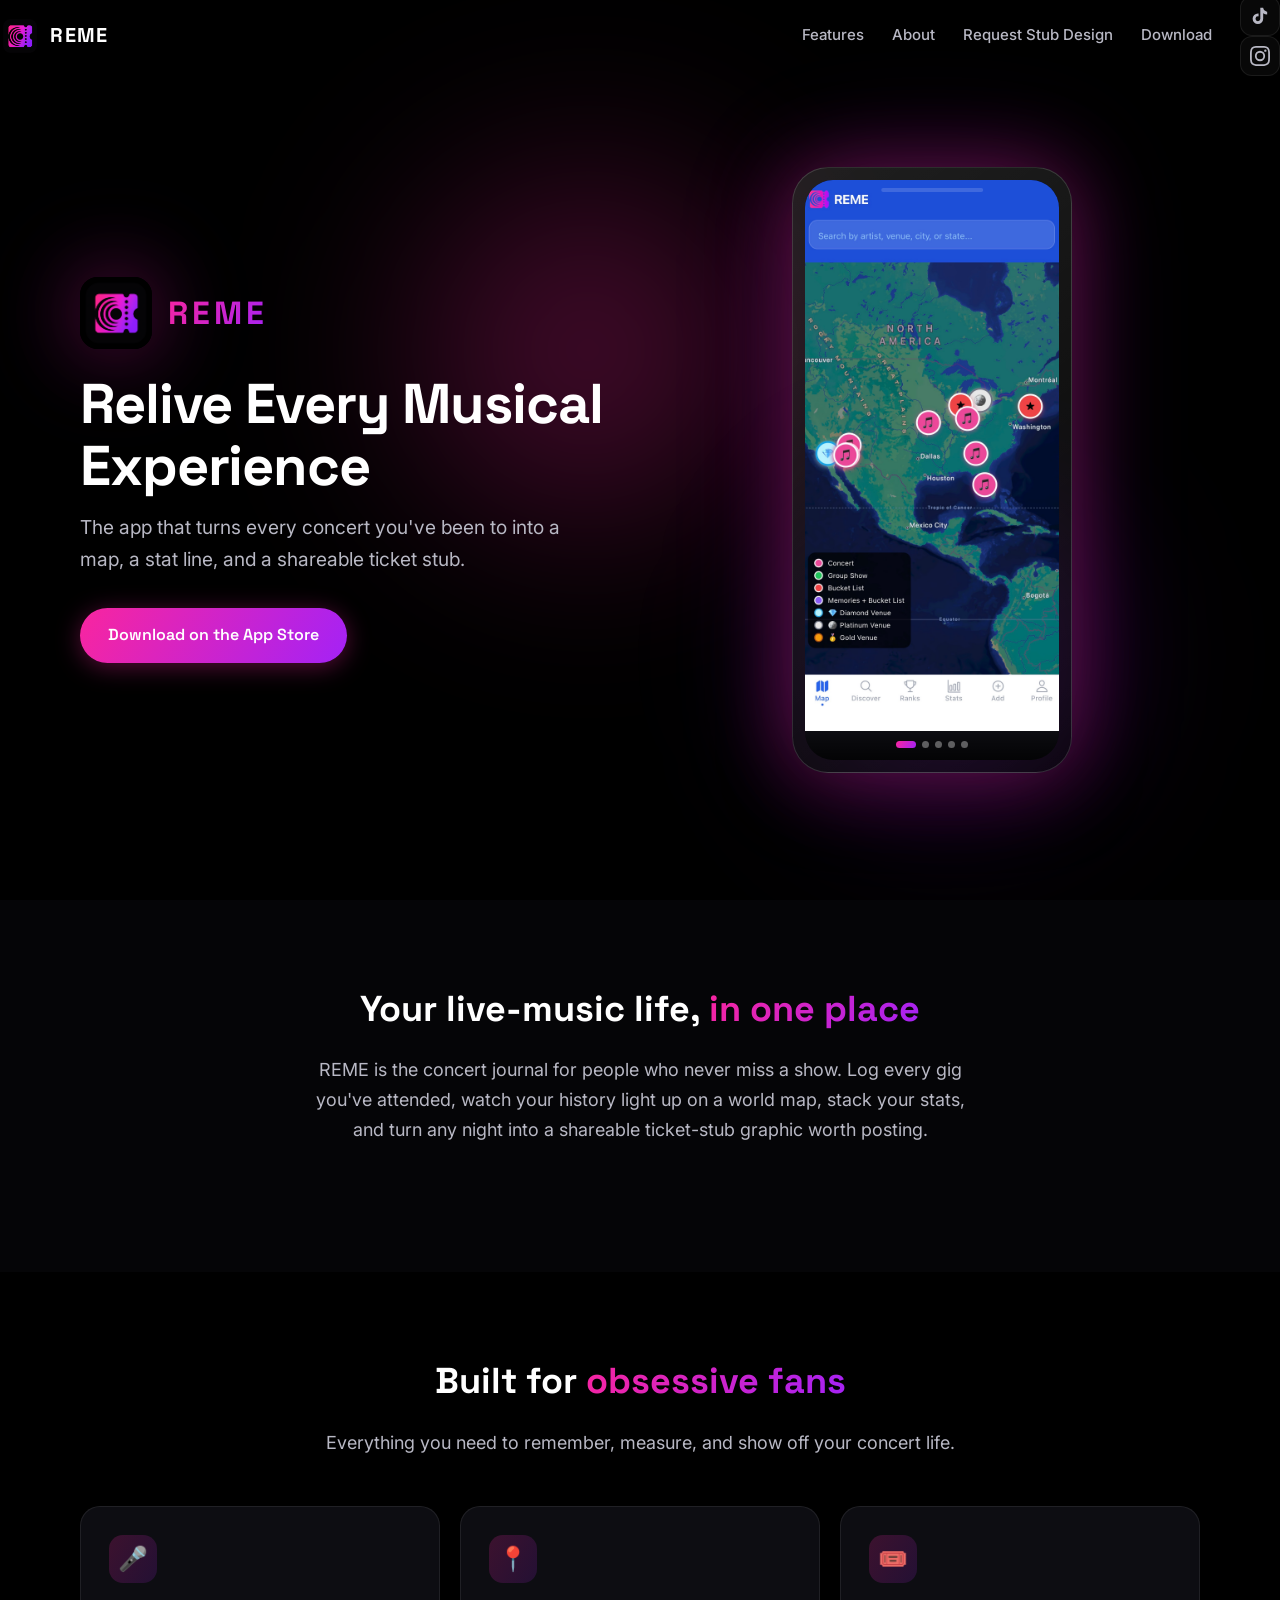
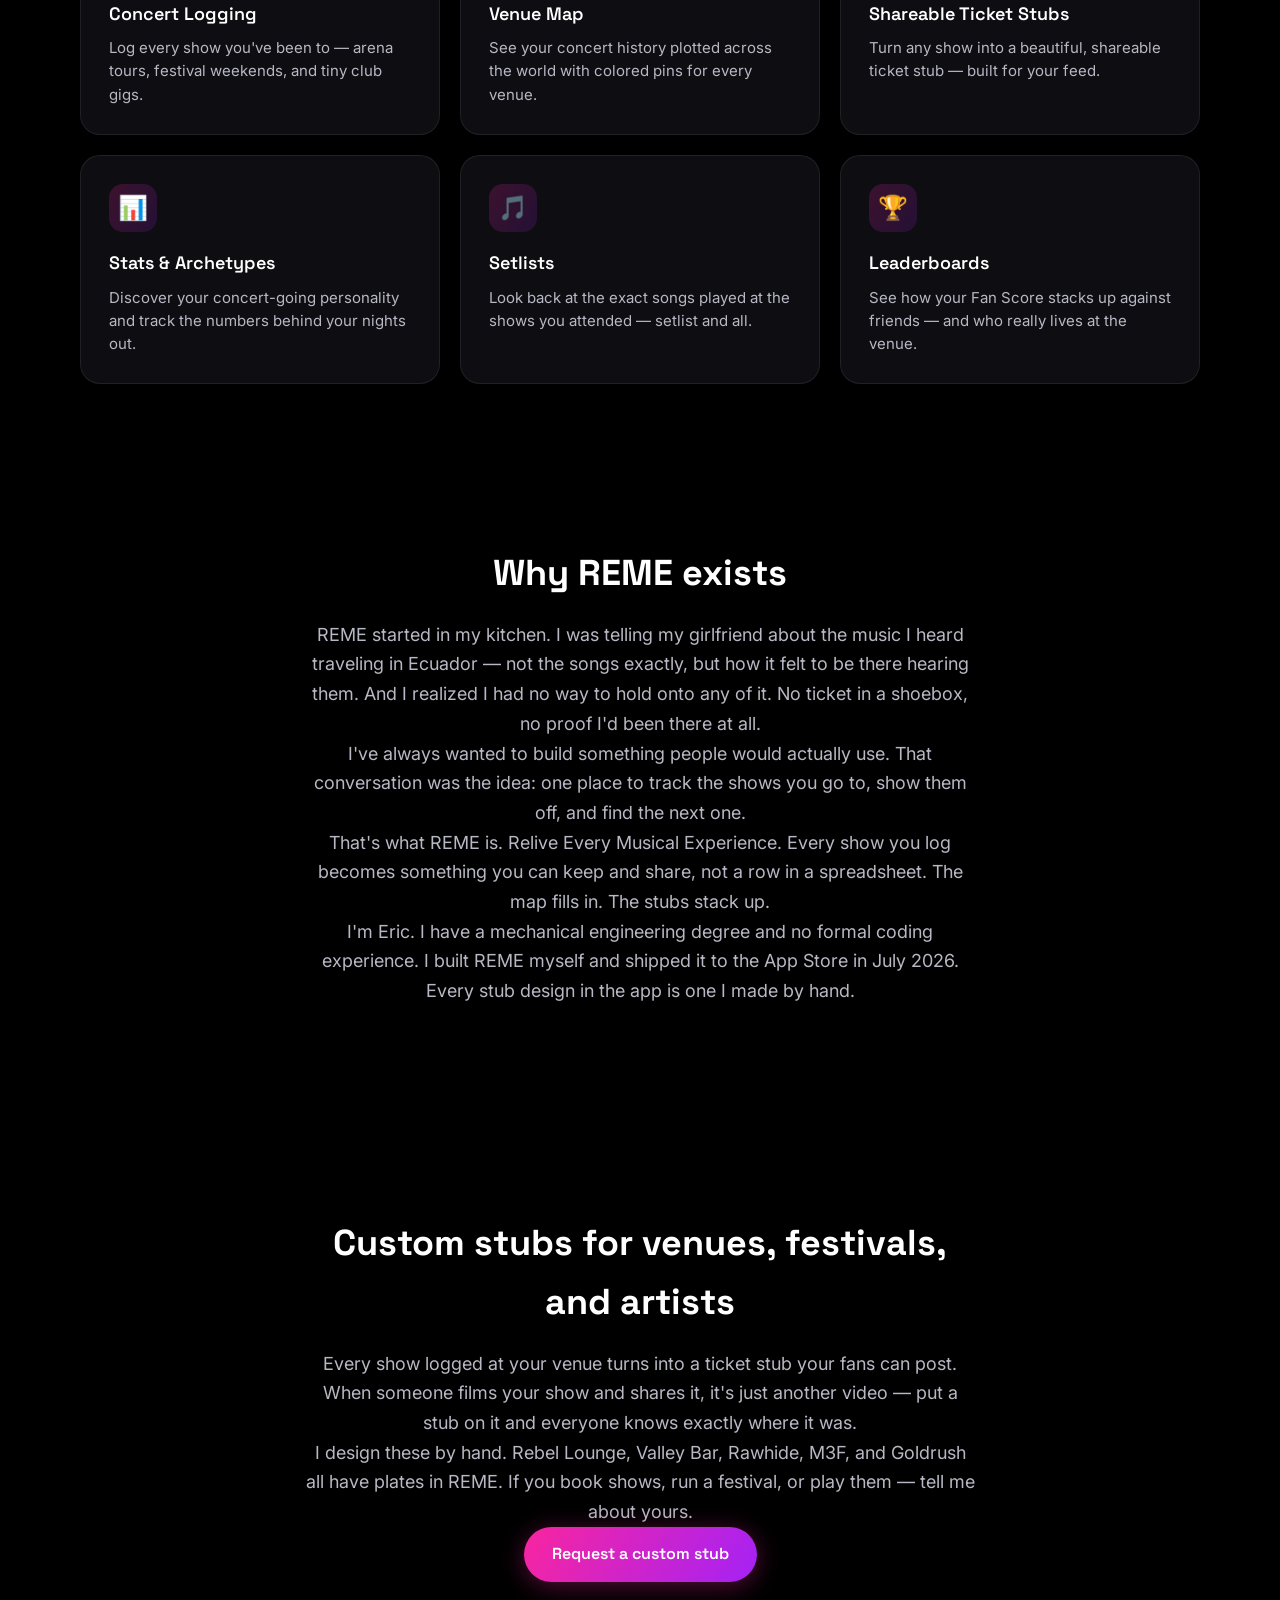
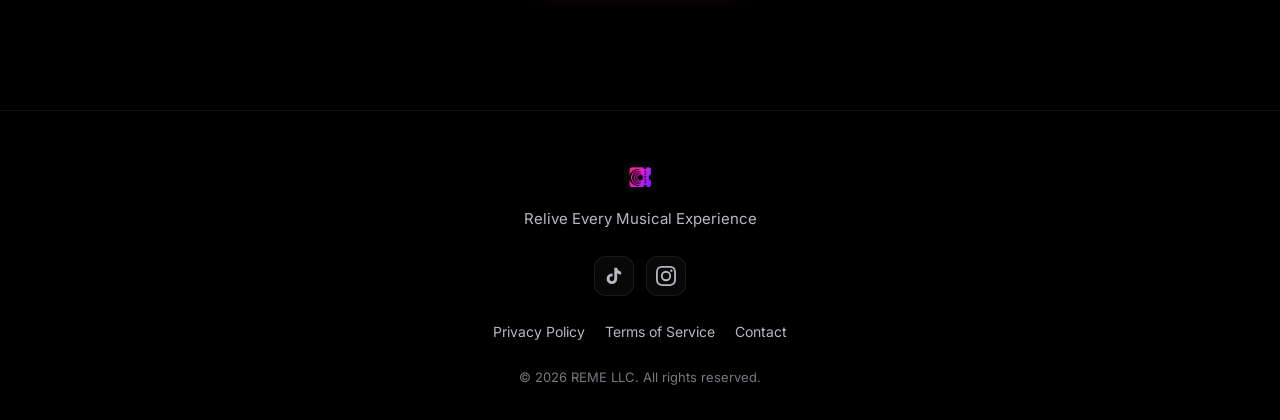
<file: index.html>
<!DOCTYPE html>
<html lang="en">
<head>
  <meta charset="UTF-8" />
  <meta name="viewport" content="width=device-width, initial-scale=1.0" />
  <meta name="description" content="REME turns every concert you've been to into a map, a stat line, and a shareable ticket stub. Join the waitlist for the iOS app." />
  <title>REME — Relive Every Musical Experience</title>

  <!-- Open Graph -->
  <meta property="og:type" content="website" />
  <meta property="og:title" content="REME — Relive Every Musical Experience" />
  <meta property="og:description" content="Log your shows, map your music life, and share beautiful ticket stubs. Join the waitlist." />
  <meta property="og:image" content="assets/reme-logo.png" />
  <meta property="og:url" content="https://reme.live" />
  <meta name="twitter:card" content="summary_large_image" />

  <link rel="preconnect" href="https://fonts.googleapis.com" />
  <link rel="preconnect" href="https://fonts.gstatic.com" crossorigin />
  <link href="https://fonts.googleapis.com/css2?family=Inter:wght@400;500;600&family=Space+Grotesk:wght@600;700&display=swap" rel="stylesheet" />
  <link rel="stylesheet" href="styles.css" />
  <link rel="icon" href="assets/reme-logo.png" type="image/png" />
</head>
<body>
  <header class="site-header" id="header">
    <div class="container header-inner">
      <a href="#" class="brand" aria-label="REME home">
        <img src="assets/reme-logo.png" alt="REME logo" width="40" height="40" />
        <span>REME</span>
      </a>

      <button type="button" class="nav-toggle" id="nav-toggle" aria-expanded="false" aria-controls="nav-links" aria-label="Open menu">
        <svg width="24" height="24" viewBox="0 0 24 24" fill="none" stroke="currentColor" stroke-width="2" aria-hidden="true">
          <path d="M4 7h16M4 12h16M4 17h16" />
        </svg>
      </button>

      <nav class="nav-links" id="nav-links" aria-label="Main">
        <a href="#features">Features</a>
        <a href="#about">About</a>
        <a href="#venues">Request Stub Design</a>
        <a href="https://apps.apple.com/app/reme-live-music-tracker/id6784064425">Download</a>
        <div class="social-row">
          <a href="https://www.tiktok.com/@reme.live" class="social-link" target="_blank" rel="noopener noreferrer" aria-label="REME on TikTok">
            <svg viewBox="0 0 24 24" fill="currentColor" aria-hidden="true">
              <path d="M19.59 6.69a4.83 4.83 0 0 1-3.77-4.25V2h-3.45v13.67a2.89 2.89 0 0 1-2.88 2.5 2.89 2.89 0 0 1-2.89-2.89 2.89 2.89 0 0 1 2.89-2.89c.28 0 .54.04.79.1v-3.5a6.37 6.37 0 0 0-.79-.05 6.34 6.34 0 0 0-6.34 6.34 6.34 6.34 0 0 0 6.34 6.34 6.34 6.34 0 0 0 6.33-6.34V8.75a8.18 8.18 0 0 0 4.78 1.52V6.82a4.84 4.84 0 0 1-1.01-.13z"/>
            </svg>
          </a>
          <a href="https://www.instagram.com/reme.live" class="social-link" target="_blank" rel="noopener noreferrer" aria-label="REME on Instagram">
            <svg viewBox="0 0 24 24" fill="currentColor" aria-hidden="true">
              <path d="M12 2.163c3.204 0 3.584.012 4.85.07 3.252.148 4.771 1.691 4.919 4.919.058 1.265.069 1.645.069 4.849 0 3.205-.012 3.584-.069 4.849-.149 3.225-1.664 4.771-4.919 4.919-1.266.058-1.644.07-4.85.07-3.204 0-3.584-.012-4.849-.07-3.26-.149-4.771-1.699-4.919-4.92-.058-1.265-.07-1.644-.07-4.849 0-3.204.013-3.583.07-4.849.149-3.227 1.664-4.771 4.919-4.919 1.266-.057 1.645-.069 4.849-.069zM12 0C8.741 0 8.333.014 7.053.072 2.695.272.273 2.69.073 7.052.014 8.333 0 8.741 0 12c0 3.259.014 3.668.072 4.948.2 4.358 2.618 6.78 6.98 6.98C8.333 23.986 8.741 24 12 24c3.259 0 3.668-.014 4.948-.072 4.354-.2 6.782-2.618 6.979-6.98.059-1.28.073-1.689.073-4.948 0-3.259-.014-3.667-.072-4.947-.196-4.354-2.617-6.78-6.979-6.98C15.668.014 15.259 0 12 0zm0 5.838a6.162 6.162 0 1 0 0 12.324 6.162 6.162 0 0 0 0-12.324zM12 16a4 4 0 1 1 0-8 4 4 0 0 1 0 8zm6.406-11.845a1.44 1.44 0 1 0 0 2.881 1.44 1.44 0 0 0 0-2.881z"/>
            </svg>
          </a>
        </div>
      </nav>
    </div>
  </header>

  <main>
    <!-- Hero -->
    <section class="hero" aria-labelledby="hero-heading">
      <div class="hero-glow" aria-hidden="true"></div>
      <div class="container hero-grid">
        <div class="hero-copy reveal">
          <div class="hero-lockup">
            <img src="assets/reme-logo.png" alt="" width="72" height="72" />
            <span>REME</span>
          </div>
          <h1 id="hero-heading">Relive Every Musical Experience</h1>
          <p class="subhead">
            The app that turns every concert you've been to into a map, a stat line, and a shareable ticket stub.
          </p>
          <a href="https://apps.apple.com/app/reme-live-music-tracker/id6784064425" target="_blank" rel="noopener" class="btn btn-primary">Download on the App Store</a>        </div>

        <div class="phone-mockup reveal">
          <div class="phone-screen">
            <div class="screen-notch" aria-hidden="true"></div>
            <div class="carousel" id="hero-carousel" aria-roledescription="carousel" aria-label="REME app screenshots">
              <div class="carousel-track">
                <img src="assets/screen-1.jpg" alt="REME app screenshot 1" class="carousel-slide is-active" width="280" height="606" decoding="async" />
                <img src="assets/screen-2.jpg" alt="REME app screenshot 2" class="carousel-slide" width="280" height="606" decoding="async" />
                <img src="assets/screen-3.jpg" alt="REME app screenshot 3" class="carousel-slide" width="280" height="606" decoding="async" />
                <img src="assets/screen-4.jpg" alt="REME app screenshot 4" class="carousel-slide" width="280" height="606" decoding="async" />
                <img src="assets/screen-5.jpg" alt="REME app screenshot 5" class="carousel-slide" width="280" height="606" decoding="async" />
              </div>
              <div class="carousel-dots" role="tablist" aria-label="Choose screenshot">
                <button type="button" class="carousel-dot is-active" role="tab" aria-selected="true" aria-label="Screenshot 1" data-slide="0"></button>
                <button type="button" class="carousel-dot" role="tab" aria-selected="false" aria-label="Screenshot 2" data-slide="1"></button>
                <button type="button" class="carousel-dot" role="tab" aria-selected="false" aria-label="Screenshot 3" data-slide="2"></button>
                <button type="button" class="carousel-dot" role="tab" aria-selected="false" aria-label="Screenshot 4" data-slide="3"></button>
                <button type="button" class="carousel-dot" role="tab" aria-selected="false" aria-label="Screenshot 5" data-slide="4"></button>
              </div>
            </div>
          </div>
        </div>
      </div>
    </section>

    <!-- What REME is -->
    <section class="section section-alt reveal" aria-labelledby="about-heading">
      <div class="container section-intro">
        <h2 id="about-heading">Your live-music life, <span class="gradient-text">in one place</span></h2>
        <p>
          REME is the concert journal for people who never miss a show. Log every gig you've attended,
          watch your history light up on a world map, stack your stats, and turn any night into a
          shareable ticket-stub graphic worth posting.
        </p>
      </div>
    </section>

    <!-- Features -->
    <section class="section" id="features" aria-labelledby="features-heading">
      <div class="container">
        <div class="section-intro reveal">
          <h2 id="features-heading">Built for <span class="gradient-text">obsessive fans</span></h2>
          <p>Everything you need to remember, measure, and show off your concert life.</p>
        </div>

        <div class="features-grid">
          <article class="feature-card reveal">
            <div class="feature-icon" aria-hidden="true">🎤</div>
            <h3>Concert Logging</h3>
            <p>Log every show you've been to — arena tours, festival weekends, and tiny club gigs.</p>
          </article>

          <article class="feature-card reveal">
            <div class="feature-icon" aria-hidden="true">📍</div>
            <h3>Venue Map</h3>
            <p>See your concert history plotted across the world with colored pins for every venue.</p>
          </article>

          <article class="feature-card reveal">
            <div class="feature-icon" aria-hidden="true">🎟️</div>
            <h3>Shareable Ticket Stubs</h3>
            <p>Turn any show into a beautiful, shareable ticket stub — built for your feed.</p>
          </article>

          <article class="feature-card reveal">
            <div class="feature-icon" aria-hidden="true">📊</div>
            <h3>Stats &amp; Archetypes</h3>
            <p>Discover your concert-going personality and track the numbers behind your nights out.</p>
          </article>

          <article class="feature-card reveal">
            <div class="feature-icon" aria-hidden="true">🎵</div>
            <h3>Setlists</h3>
            <p>Look back at the exact songs played at the shows you attended — setlist and all.</p>
          </article>

          <article class="feature-card reveal">
            <div class="feature-icon" aria-hidden="true">🏆</div>
            <h3>Leaderboards</h3>
            <p>See how your Fan Score stacks up against friends — and who really lives at the venue.</p>
          </article>
        </div>
      </div>
    </section>

    <!-- About -->
    <section class="section" id="about" aria-labelledby="why-reme-heading">
      <div class="container">
        <div class="section-intro reveal">
          <h2 id="why-reme-heading">Why REME exists</h2>
          <p>REME started in my kitchen. I was telling my girlfriend about the music I heard traveling in Ecuador — not the songs exactly, but how it felt to be there hearing them. And I realized I had no way to hold onto any of it. No ticket in a shoebox, no proof I'd been there at all.</p>
          <p>I've always wanted to build something people would actually use. That conversation was the idea: one place to track the shows you go to, show them off, and find the next one.</p>
          <p>That's what REME is. Relive Every Musical Experience. Every show you log becomes something you can keep and share, not a row in a spreadsheet. The map fills in. The stubs stack up.</p>
          <p>I'm Eric. I have a mechanical engineering degree and no formal coding experience. I built REME myself and shipped it to the App Store in July 2026. Every stub design in the app is one I made by hand.</p>
        </div>
      </div>
    </section>

    <!-- Venues -->
    <section class="section" id="venues" aria-labelledby="venues-heading">
      <div class="container">
        <div class="section-intro reveal">
          <h2 id="venues-heading">Custom stubs for venues, festivals, and artists</h2>
          <p>Every show logged at your venue turns into a ticket stub your fans can post. When someone films your show and shares it, it's just another video — put a stub on it and everyone knows exactly where it was.</p>
          <p>I design these by hand. Rebel Lounge, Valley Bar, Rawhide, M3F, and Goldrush all have plates in REME. If you book shows, run a festival, or play them — tell me about yours.</p>
          <a href="https://tally.so/r/ZjbyxB" target="_blank" rel="noopener" class="btn btn-primary">Request a custom stub</a>
        </div>
      </div>
    </section>
  </main>

  <footer class="site-footer">
    <div class="container footer-inner">
      <div class="footer-brand">
        <img src="assets/reme-logo.png" alt="REME" width="36" height="36" />
        <p>Relive Every Musical Experience</p>
      </div>

      <div class="footer-social">
        <a href="https://www.tiktok.com/@reme.live" class="social-link" target="_blank" rel="noopener noreferrer" aria-label="REME on TikTok">
          <svg viewBox="0 0 24 24" fill="currentColor" aria-hidden="true">
            <path d="M19.59 6.69a4.83 4.83 0 0 1-3.77-4.25V2h-3.45v13.67a2.89 2.89 0 0 1-2.88 2.5 2.89 2.89 0 0 1-2.89-2.89 2.89 2.89 0 0 1 2.89-2.89c.28 0 .54.04.79.1v-3.5a6.37 6.37 0 0 0-.79-.05 6.34 6.34 0 0 0-6.34 6.34 6.34 6.34 0 0 0 6.34 6.34 6.34 6.34 0 0 0 6.33-6.34V8.75a8.18 8.18 0 0 0 4.78 1.52V6.82a4.84 4.84 0 0 1-1.01-.13z"/>
          </svg>
        </a>
        <a href="https://www.instagram.com/reme.live" class="social-link" target="_blank" rel="noopener noreferrer" aria-label="REME on Instagram">
          <svg viewBox="0 0 24 24" fill="currentColor" aria-hidden="true">
            <path d="M12 2.163c3.204 0 3.584.012 4.85.07 3.252.148 4.771 1.691 4.919 4.919.058 1.265.069 1.645.069 4.849 0 3.205-.012 3.584-.069 4.849-.149 3.225-1.664 4.771-4.919 4.919-1.266.058-1.644.07-4.85.07-3.204 0-3.584-.012-4.849-.07-3.26-.149-4.771-1.699-4.919-4.92-.058-1.265-.07-1.644-.07-4.849 0-3.204.013-3.583.07-4.849.149-3.227 1.664-4.771 4.919-4.919 1.266-.057 1.645-.069 4.849-.069zM12 0C8.741 0 8.333.014 7.053.072 2.695.272.273 2.69.073 7.052.014 8.333 0 8.741 0 12c0 3.259.014 3.668.072 4.948.2 4.358 2.618 6.78 6.98 6.98C8.333 23.986 8.741 24 12 24c3.259 0 3.668-.014 4.948-.072 4.354-.2 6.782-2.618 6.979-6.98.059-1.28.073-1.689.073-4.948 0-3.259-.014-3.667-.072-4.947-.196-4.354-2.617-6.78-6.979-6.98C15.668.014 15.259 0 12 0zm0 5.838a6.162 6.162 0 1 0 0 12.324 6.162 6.162 0 0 0 0-12.324zM12 16a4 4 0 1 1 0-8 4 4 0 0 1 0 8zm6.406-11.845a1.44 1.44 0 1 0 0 2.881 1.44 1.44 0 0 0 0-2.881z"/>
          </svg>
        </a>
      </div>

      <nav class="footer-legal" aria-label="Legal">
        <a href="privacy-policy.html">Privacy Policy</a>
        <a href="https://terms.reme.live" target="_blank" rel="noopener">Terms of Service</a> <a href="mailto:support@reme.live">Contact</a>      </nav>

      <p class="footer-copy">&copy; 2026 REME LLC. All rights reserved.</p>
    </div>
  </footer>

  <style>
    .visually-hidden {
      position: absolute;
      width: 1px;
      height: 1px;
      padding: 0;
      margin: -1px;
      overflow: hidden;
      clip: rect(0, 0, 0, 0);
      white-space: nowrap;
      border: 0;
    }
  </style>

  <script>
    (function () {
      var header = document.getElementById("header");
      var navToggle = document.getElementById("nav-toggle");
      var navLinks = document.getElementById("nav-links");

      function onScroll() {
        header.classList.toggle("is-scrolled", window.scrollY > 24);
      }
      window.addEventListener("scroll", onScroll, { passive: true });
      onScroll();

      navToggle.addEventListener("click", function () {
        var open = navLinks.classList.toggle("is-open");
        navToggle.setAttribute("aria-expanded", open ? "true" : "false");
      });

      navLinks.querySelectorAll('a[href^="#"]').forEach(function (link) {
        link.addEventListener("click", function () {
          navLinks.classList.remove("is-open");
          navToggle.setAttribute("aria-expanded", "false");
        });
      });

      if ("IntersectionObserver" in window) {
        var observer = new IntersectionObserver(
          function (entries) {
            entries.forEach(function (entry) {
              if (entry.isIntersecting) {
                entry.target.classList.add("is-visible");
                observer.unobserve(entry.target);
              }
            });
          },
          { threshold: 0.12, rootMargin: "0px 0px -40px 0px" }
        );
        document.querySelectorAll(".reveal").forEach(function (el) {
          observer.observe(el);
        });
      } else {
        document.querySelectorAll(".reveal").forEach(function (el) {
          el.classList.add("is-visible");
        });
      }

      var carousel = document.getElementById("hero-carousel");
      if (carousel) {
        var slides = carousel.querySelectorAll(".carousel-slide");
        var dots = carousel.querySelectorAll(".carousel-dot");
        var current = 0;
        var total = slides.length;
        var intervalMs = 4000;
        var timer = null;

        slides.forEach(function (slide) {
          slide.addEventListener("error", function () {
            slide.classList.add("is-error");
            slide.classList.remove("is-active");
          });
        });

        function goTo(index) {
          if (total === 0) return;
          current = ((index % total) + total) % total;
          slides.forEach(function (slide, i) {
            slide.classList.toggle("is-active", i === current);
          });
          dots.forEach(function (dot, i) {
            var active = i === current;
            dot.classList.toggle("is-active", active);
            dot.setAttribute("aria-selected", active ? "true" : "false");
          });
        }

        function next() {
          goTo(current + 1);
        }

        function startTimer() {
          if (timer) clearInterval(timer);
          timer = setInterval(next, intervalMs);
        }

        dots.forEach(function (dot) {
          dot.addEventListener("click", function () {
            var idx = parseInt(dot.getAttribute("data-slide"), 10);
            if (!isNaN(idx)) {
              goTo(idx);
              startTimer();
            }
          });
        });

        carousel.addEventListener("mouseenter", function () {
          if (timer) clearInterval(timer);
          timer = null;
        });

        carousel.addEventListener("mouseleave", function () {
          startTimer();
        });

        goTo(0);
        startTimer();
      }
    })();
  </script>
</body>
</html>
</file>
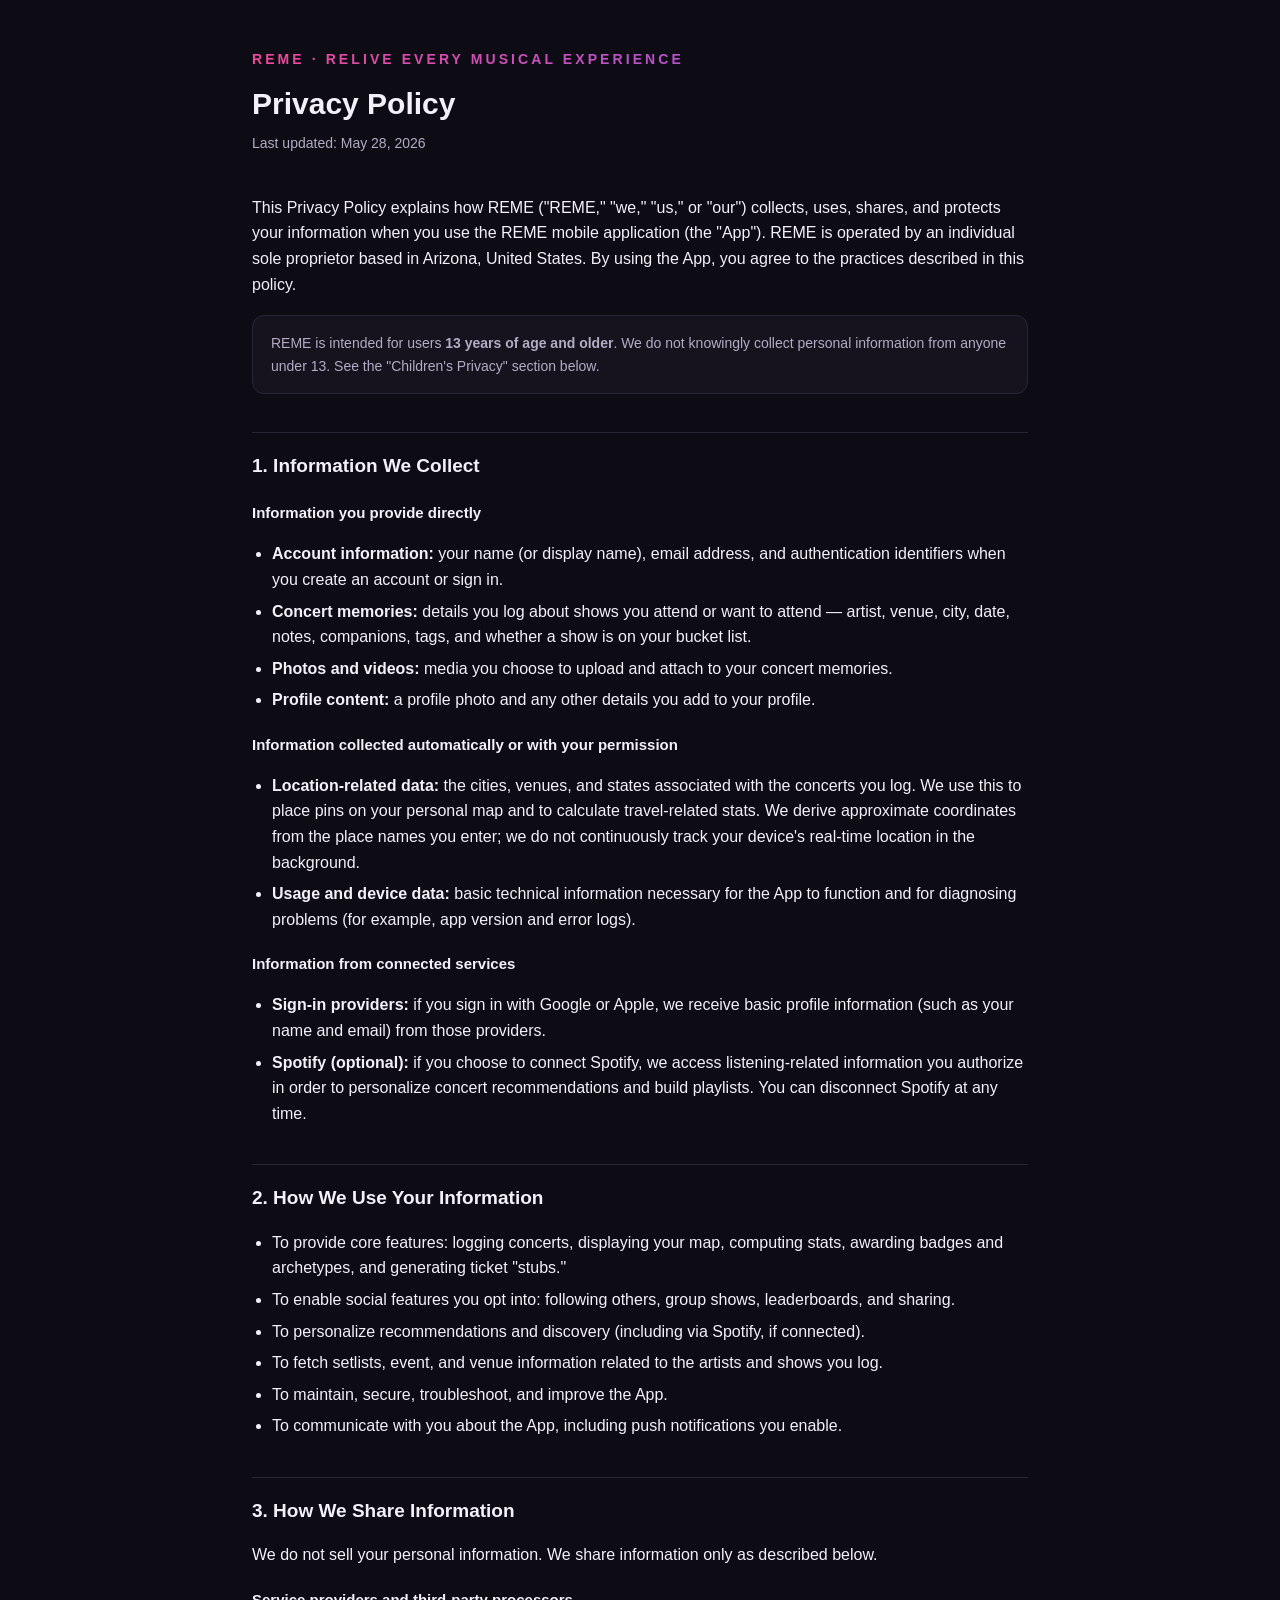
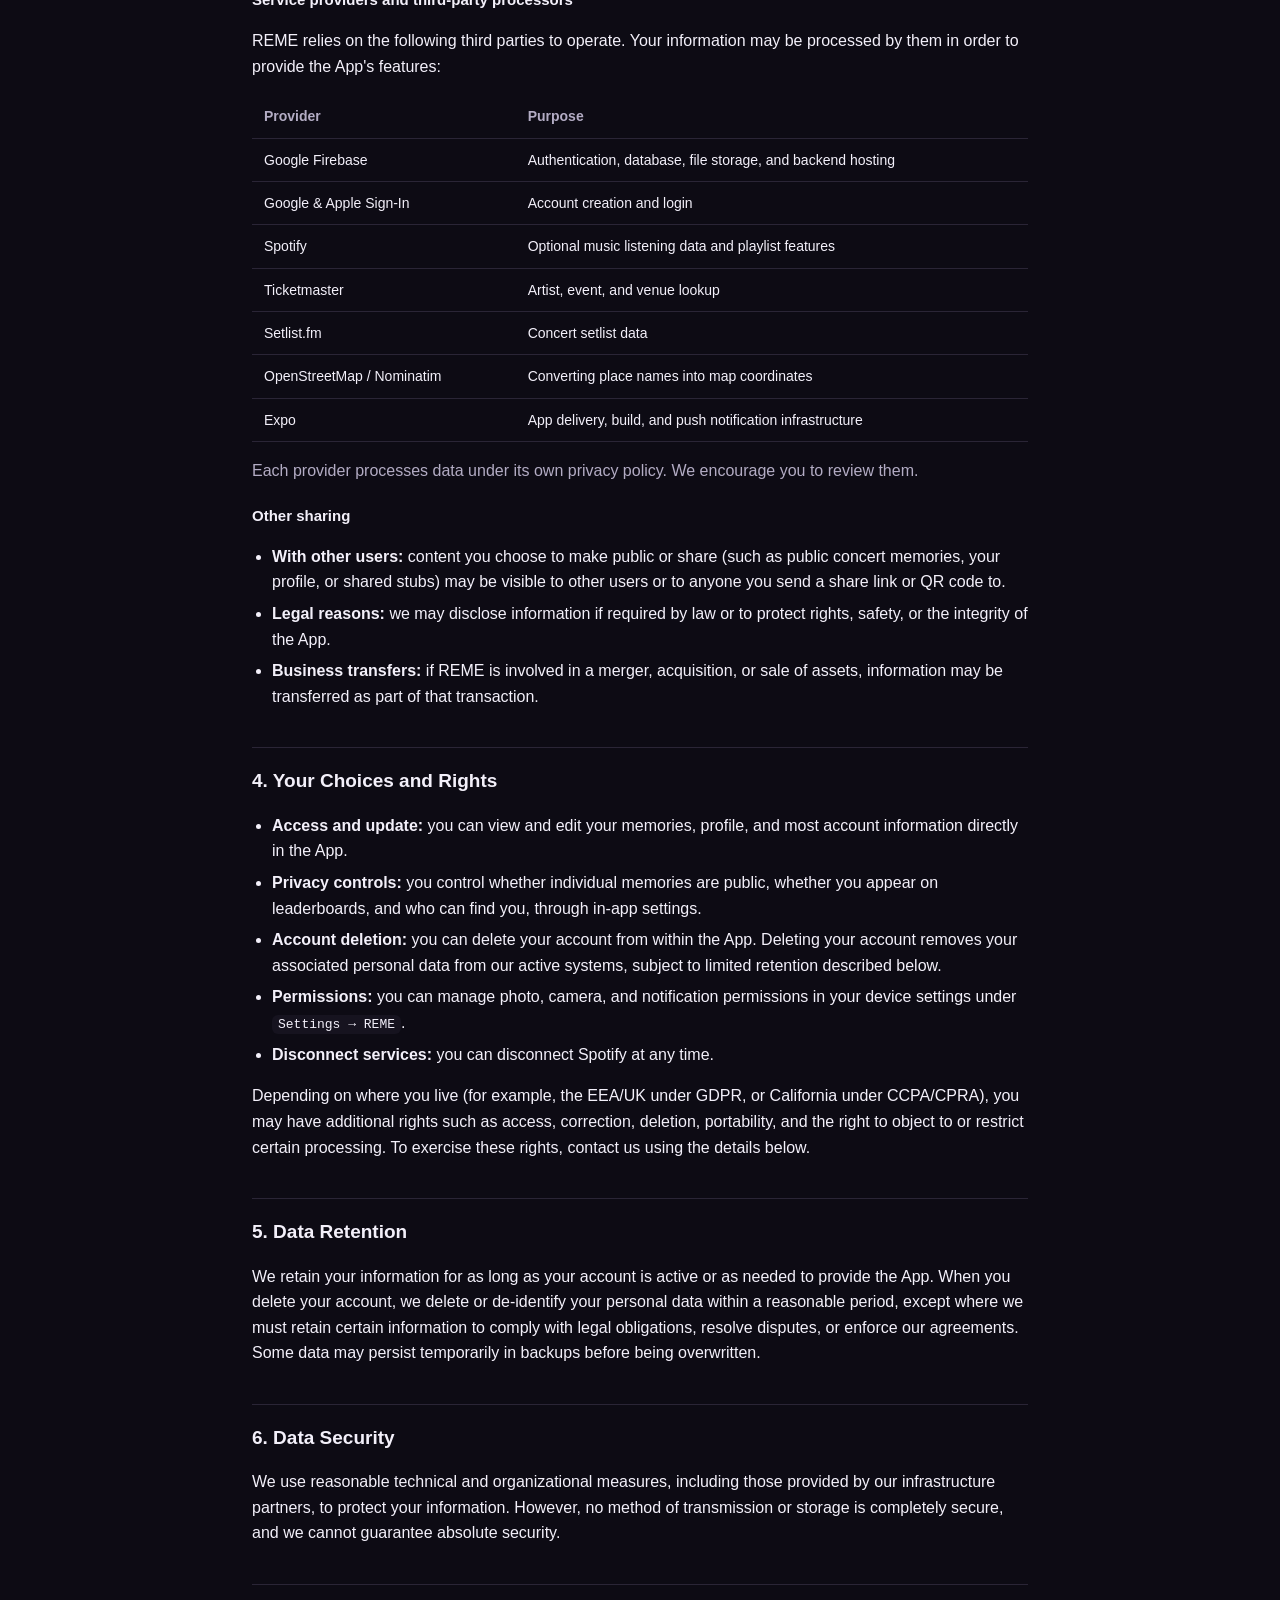
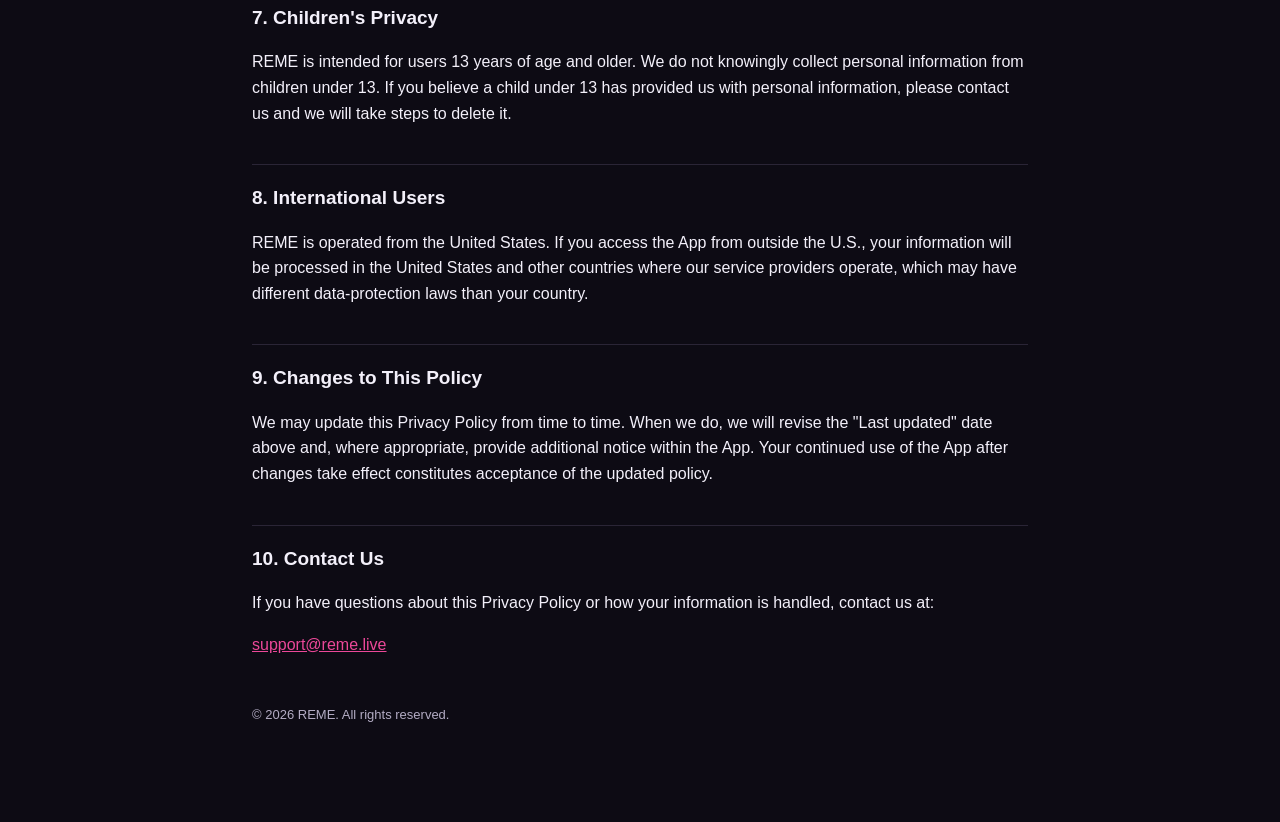
<file: privacy-policy.html>
<!DOCTYPE html>
<html lang="en">
<head>
<meta charset="utf-8" />
<meta name="viewport" content="width=device-width, initial-scale=1" />
<title>REME — Privacy Policy</title>
<style>
  :root {
    --bg: #0d0b14;
    --card: #16131f;
    --ink: #f3f0fa;
    --muted: #b3acc4;
    --accent: #ec4899;
    --accent2: #8b5cf6;
    --line: #2a2536;
  }
  * { box-sizing: border-box; }
  body {
    margin: 0;
    background: var(--bg);
    color: var(--ink);
    font-family: -apple-system, BlinkMacSystemFont, "Segoe UI", Roboto, Helvetica, Arial, sans-serif;
    line-height: 1.6;
    -webkit-font-smoothing: antialiased;
  }
  .wrap { max-width: 820px; margin: 0 auto; padding: 48px 22px 96px; }
  header { margin-bottom: 40px; }
  .brand {
    font-weight: 800;
    letter-spacing: 0.22em;
    font-size: 14px;
    background: linear-gradient(90deg, var(--accent), var(--accent2));
    -webkit-background-clip: text;
    background-clip: text;
    color: transparent;
    text-transform: uppercase;
  }
  h1 { font-size: 30px; margin: 10px 0 4px; }
  .sub { color: var(--muted); font-size: 14px; }
  h2 {
    font-size: 19px;
    margin: 38px 0 10px;
    padding-top: 18px;
    border-top: 1px solid var(--line);
  }
  h3 { font-size: 15px; margin: 20px 0 6px; color: var(--ink); }
  p, li { color: var(--ink); }
  .muted { color: var(--muted); }
  ul { padding-left: 20px; }
  li { margin: 6px 0; }
  a { color: var(--accent); }
  .note {
    background: var(--card);
    border: 1px solid var(--line);
    border-radius: 12px;
    padding: 16px 18px;
    margin: 18px 0;
    font-size: 14px;
    color: var(--muted);
  }
  table { width: 100%; border-collapse: collapse; margin: 12px 0; font-size: 14px; }
  th, td { text-align: left; padding: 10px 12px; border-bottom: 1px solid var(--line); vertical-align: top; }
  th { color: var(--muted); font-weight: 600; }
  footer { margin-top: 48px; color: var(--muted); font-size: 13px; }
  code { background: var(--card); padding: 2px 6px; border-radius: 6px; font-size: 13px; }
</style>
</head>
<body>
<div class="wrap">
  <header>
    <div class="brand">REME · Relive Every Musical Experience</div>
    <h1>Privacy Policy</h1>
    <div class="sub">Last updated: May 28, 2026</div>
  </header>

  <p>This Privacy Policy explains how REME ("REME," "we," "us," or "our") collects, uses, shares, and protects your information when you use the REME mobile application (the "App"). REME is operated by an individual sole proprietor based in Arizona, United States. By using the App, you agree to the practices described in this policy.</p>

  <div class="note">
    REME is intended for users <strong>13 years of age and older</strong>. We do not knowingly collect personal information from anyone under 13. See the "Children's Privacy" section below.
  </div>

  <h2>1. Information We Collect</h2>

  <h3>Information you provide directly</h3>
  <ul>
    <li><strong>Account information:</strong> your name (or display name), email address, and authentication identifiers when you create an account or sign in.</li>
    <li><strong>Concert memories:</strong> details you log about shows you attend or want to attend — artist, venue, city, date, notes, companions, tags, and whether a show is on your bucket list.</li>
    <li><strong>Photos and videos:</strong> media you choose to upload and attach to your concert memories.</li>
    <li><strong>Profile content:</strong> a profile photo and any other details you add to your profile.</li>
  </ul>

  <h3>Information collected automatically or with your permission</h3>
  <ul>
    <li><strong>Location-related data:</strong> the cities, venues, and states associated with the concerts you log. We use this to place pins on your personal map and to calculate travel-related stats. We derive approximate coordinates from the place names you enter; we do not continuously track your device's real-time location in the background.</li>
    <li><strong>Usage and device data:</strong> basic technical information necessary for the App to function and for diagnosing problems (for example, app version and error logs).</li>
  </ul>

  <h3>Information from connected services</h3>
  <ul>
    <li><strong>Sign-in providers:</strong> if you sign in with Google or Apple, we receive basic profile information (such as your name and email) from those providers.</li>
    <li><strong>Spotify (optional):</strong> if you choose to connect Spotify, we access listening-related information you authorize in order to personalize concert recommendations and build playlists. You can disconnect Spotify at any time.</li>
  </ul>

  <h2>2. How We Use Your Information</h2>
  <ul>
    <li>To provide core features: logging concerts, displaying your map, computing stats, awarding badges and archetypes, and generating ticket "stubs."</li>
    <li>To enable social features you opt into: following others, group shows, leaderboards, and sharing.</li>
    <li>To personalize recommendations and discovery (including via Spotify, if connected).</li>
    <li>To fetch setlists, event, and venue information related to the artists and shows you log.</li>
    <li>To maintain, secure, troubleshoot, and improve the App.</li>
    <li>To communicate with you about the App, including push notifications you enable.</li>
  </ul>

  <h2>3. How We Share Information</h2>
  <p>We do not sell your personal information. We share information only as described below.</p>

  <h3>Service providers and third-party processors</h3>
  <p>REME relies on the following third parties to operate. Your information may be processed by them in order to provide the App's features:</p>
  <table>
    <tr><th>Provider</th><th>Purpose</th></tr>
    <tr><td>Google Firebase</td><td>Authentication, database, file storage, and backend hosting</td></tr>
    <tr><td>Google &amp; Apple Sign-In</td><td>Account creation and login</td></tr>
    <tr><td>Spotify</td><td>Optional music listening data and playlist features</td></tr>
    <tr><td>Ticketmaster</td><td>Artist, event, and venue lookup</td></tr>
    <tr><td>Setlist.fm</td><td>Concert setlist data</td></tr>
    <tr><td>OpenStreetMap / Nominatim</td><td>Converting place names into map coordinates</td></tr>
    <tr><td>Expo</td><td>App delivery, build, and push notification infrastructure</td></tr>
  </table>
  <p class="muted">Each provider processes data under its own privacy policy. We encourage you to review them.</p>

  <h3>Other sharing</h3>
  <ul>
    <li><strong>With other users:</strong> content you choose to make public or share (such as public concert memories, your profile, or shared stubs) may be visible to other users or to anyone you send a share link or QR code to.</li>
    <li><strong>Legal reasons:</strong> we may disclose information if required by law or to protect rights, safety, or the integrity of the App.</li>
    <li><strong>Business transfers:</strong> if REME is involved in a merger, acquisition, or sale of assets, information may be transferred as part of that transaction.</li>
  </ul>

  <h2>4. Your Choices and Rights</h2>
  <ul>
    <li><strong>Access and update:</strong> you can view and edit your memories, profile, and most account information directly in the App.</li>
    <li><strong>Privacy controls:</strong> you control whether individual memories are public, whether you appear on leaderboards, and who can find you, through in-app settings.</li>
    <li><strong>Account deletion:</strong> you can delete your account from within the App. Deleting your account removes your associated personal data from our active systems, subject to limited retention described below.</li>
    <li><strong>Permissions:</strong> you can manage photo, camera, and notification permissions in your device settings under <code>Settings → REME</code>.</li>
    <li><strong>Disconnect services:</strong> you can disconnect Spotify at any time.</li>
  </ul>
  <p>Depending on where you live (for example, the EEA/UK under GDPR, or California under CCPA/CPRA), you may have additional rights such as access, correction, deletion, portability, and the right to object to or restrict certain processing. To exercise these rights, contact us using the details below.</p>

  <h2>5. Data Retention</h2>
  <p>We retain your information for as long as your account is active or as needed to provide the App. When you delete your account, we delete or de-identify your personal data within a reasonable period, except where we must retain certain information to comply with legal obligations, resolve disputes, or enforce our agreements. Some data may persist temporarily in backups before being overwritten.</p>

  <h2>6. Data Security</h2>
  <p>We use reasonable technical and organizational measures, including those provided by our infrastructure partners, to protect your information. However, no method of transmission or storage is completely secure, and we cannot guarantee absolute security.</p>

  <h2>7. Children's Privacy</h2>
  <p>REME is intended for users 13 years of age and older. We do not knowingly collect personal information from children under 13. If you believe a child under 13 has provided us with personal information, please contact us and we will take steps to delete it.</p>

  <h2>8. International Users</h2>
  <p>REME is operated from the United States. If you access the App from outside the U.S., your information will be processed in the United States and other countries where our service providers operate, which may have different data-protection laws than your country.</p>

  <h2>9. Changes to This Policy</h2>
  <p>We may update this Privacy Policy from time to time. When we do, we will revise the "Last updated" date above and, where appropriate, provide additional notice within the App. Your continued use of the App after changes take effect constitutes acceptance of the updated policy.</p>

  <h2>10. Contact Us</h2>
  <p>If you have questions about this Privacy Policy or how your information is handled, contact us at:</p>
  <p><a href="mailto:support@reme.live">support@reme.live</a></p>

  <footer>
    © <span id="yr"></span> REME. All rights reserved.
  </footer>
</div>
<script>document.getElementById('yr').textContent = new Date().getFullYear();</script>
</body>
</html>
</file>
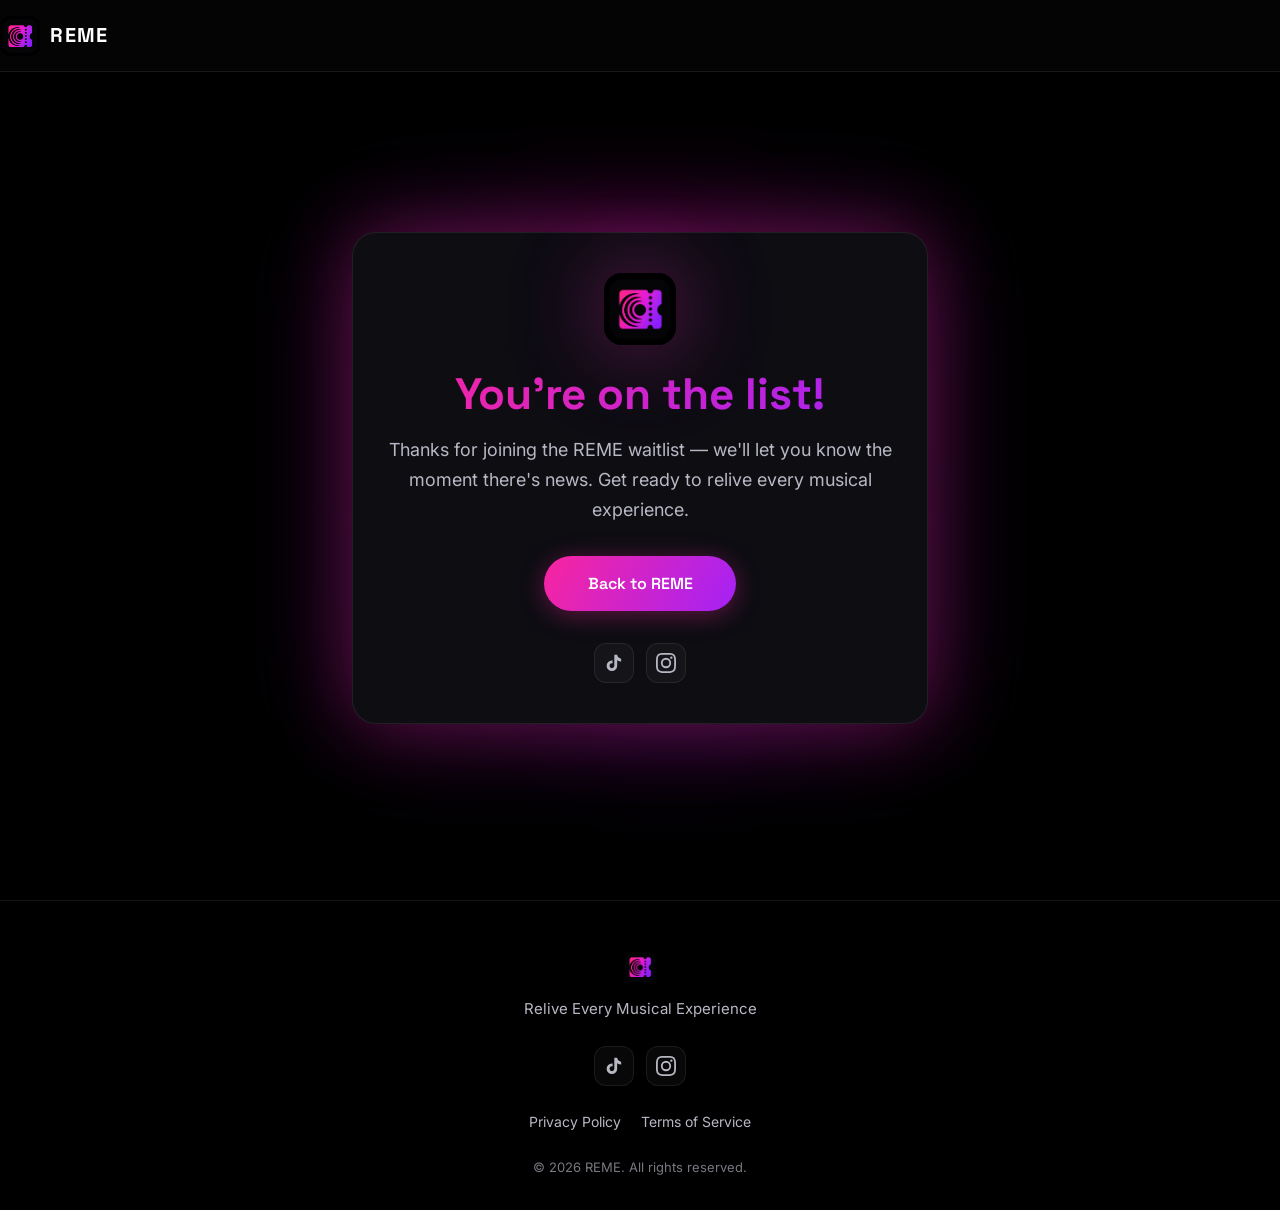
<file: thanks.html>
<!DOCTYPE html>
<html lang="en">
<head>
  <meta charset="UTF-8" />
  <meta name="viewport" content="width=device-width, initial-scale=1.0" />
  <meta name="description" content="You're on the REME waitlist. We'll let you know the moment there's news." />
  <title>You're on the list — REME</title>

  <link rel="preconnect" href="https://fonts.googleapis.com" />
  <link rel="preconnect" href="https://fonts.gstatic.com" crossorigin />
  <link href="https://fonts.googleapis.com/css2?family=Inter:wght@400;500;600&family=Space+Grotesk:wght@600;700&display=swap" rel="stylesheet" />
  <link rel="stylesheet" href="styles.css" />
  <link rel="icon" href="assets/reme-logo.png" type="image/png" />
</head>
<body class="thanks-page">
  <header class="site-header is-scrolled">
    <div class="container header-inner">
      <a href="index.html" class="brand" aria-label="REME home">
        <img src="assets/reme-logo.png" alt="REME logo" width="40" height="40" />
        <span>REME</span>
      </a>
    </div>
  </header>

  <main class="thanks-main">
    <div class="thanks-glow" aria-hidden="true"></div>
    <div class="container thanks-content">
      <img
        class="thanks-logo"
        src="assets/reme-logo.png"
        alt="REME logo"
        width="72"
        height="72"
      />
      <h1 class="thanks-headline gradient-text">You're on the list!</h1>
      <p class="thanks-subhead">
        Thanks for joining the REME waitlist — we'll let you know the moment there's news.
        Get ready to relive every musical experience.
      </p>
      <a href="index.html" class="btn btn-primary">Back to REME</a>
      <div class="thanks-social" aria-label="Follow REME">
        <a href="https://www.tiktok.com/@reme.live" class="social-link" target="_blank" rel="noopener noreferrer" aria-label="REME on TikTok">
          <svg viewBox="0 0 24 24" fill="currentColor" aria-hidden="true">
            <path d="M19.59 6.69a4.83 4.83 0 0 1-3.77-4.25V2h-3.45v13.67a2.89 2.89 0 0 1-2.88 2.5 2.89 2.89 0 0 1-2.89-2.89 2.89 2.89 0 0 1 2.89-2.89c.28 0 .54.04.79.1v-3.5a6.37 6.37 0 0 0-.79-.05 6.34 6.34 0 0 0-6.34 6.34 6.34 6.34 0 0 0 6.34 6.34 6.34 6.34 0 0 0 6.33-6.34V8.75a8.18 8.18 0 0 0 4.78 1.52V6.82a4.84 4.84 0 0 1-1.01-.13z"/>
          </svg>
        </a>
        <a href="https://www.instagram.com/reme.live" class="social-link" target="_blank" rel="noopener noreferrer" aria-label="REME on Instagram">
          <svg viewBox="0 0 24 24" fill="currentColor" aria-hidden="true">
            <path d="M12 2.163c3.204 0 3.584.012 4.85.07 3.252.148 4.771 1.691 4.919 4.919.058 1.265.069 1.645.069 4.849 0 3.205-.012 3.584-.069 4.849-.149 3.225-1.664 4.771-4.919 4.919-1.266.058-1.644.07-4.85.07-3.204 0-3.584-.012-4.849-.07-3.26-.149-4.771-1.699-4.919-4.92-.058-1.265-.07-1.644-.07-4.849 0-3.204.013-3.583.07-4.849.149-3.227 1.664-4.771 4.919-4.919 1.266-.057 1.645-.069 4.849-.069zM12 0C8.741 0 8.333.014 7.053.072 2.695.272.273 2.69.073 7.052.014 8.333 0 8.741 0 12c0 3.259.014 3.668.072 4.948.2 4.358 2.618 6.78 6.98 6.98C8.333 23.986 8.741 24 12 24c3.259 0 3.668-.014 4.948-.072 4.354-.2 6.782-2.618 6.979-6.98.059-1.28.073-1.689.073-4.948 0-3.259-.014-3.667-.072-4.947-.196-4.354-2.617-6.78-6.979-6.98C15.668.014 15.259 0 12 0zm0 5.838a6.162 6.162 0 1 0 0 12.324 6.162 6.162 0 0 0 0-12.324zM12 16a4 4 0 1 1 0-8 4 4 0 0 1 0 8zm6.406-11.845a1.44 1.44 0 1 0 0 2.881 1.44 1.44 0 0 0 0-2.881z"/>
          </svg>
        </a>
      </div>
    </div>
  </main>

  <footer class="site-footer">
    <div class="container footer-inner">
      <div class="footer-brand">
        <img src="assets/reme-logo.png" alt="REME" width="36" height="36" />
        <p>Relive Every Musical Experience</p>
      </div>

      <div class="footer-social">
        <a href="https://www.tiktok.com/@reme.live" class="social-link" target="_blank" rel="noopener noreferrer" aria-label="REME on TikTok">
          <svg viewBox="0 0 24 24" fill="currentColor" aria-hidden="true">
            <path d="M19.59 6.69a4.83 4.83 0 0 1-3.77-4.25V2h-3.45v13.67a2.89 2.89 0 0 1-2.88 2.5 2.89 2.89 0 0 1-2.89-2.89 2.89 2.89 0 0 1 2.89-2.89c.28 0 .54.04.79.1v-3.5a6.37 6.37 0 0 0-.79-.05 6.34 6.34 0 0 0-6.34 6.34 6.34 6.34 0 0 0 6.34 6.34 6.34 6.34 0 0 0 6.33-6.34V8.75a8.18 8.18 0 0 0 4.78 1.52V6.82a4.84 4.84 0 0 1-1.01-.13z"/>
          </svg>
        </a>
        <a href="https://www.instagram.com/reme.live" class="social-link" target="_blank" rel="noopener noreferrer" aria-label="REME on Instagram">
          <svg viewBox="0 0 24 24" fill="currentColor" aria-hidden="true">
            <path d="M12 2.163c3.204 0 3.584.012 4.85.07 3.252.148 4.771 1.691 4.919 4.919.058 1.265.069 1.645.069 4.849 0 3.205-.012 3.584-.069 4.849-.149 3.225-1.664 4.771-4.919 4.919-1.266.058-1.644.07-4.85.07-3.204 0-3.584-.012-4.849-.07-3.26-.149-4.771-1.699-4.919-4.92-.058-1.265-.07-1.644-.07-4.849 0-3.204.013-3.583.07-4.849.149-3.227 1.664-4.771 4.919-4.919 1.266-.057 1.645-.069 4.849-.069zM12 0C8.741 0 8.333.014 7.053.072 2.695.272.273 2.69.073 7.052.014 8.333 0 8.741 0 12c0 3.259.014 3.668.072 4.948.2 4.358 2.618 6.78 6.98 6.98C8.333 23.986 8.741 24 12 24c3.259 0 3.668-.014 4.948-.072 4.354-.2 6.782-2.618 6.979-6.98.059-1.28.073-1.689.073-4.948 0-3.259-.014-3.667-.072-4.947-.196-4.354-2.617-6.78-6.979-6.98C15.668.014 15.259 0 12 0zm0 5.838a6.162 6.162 0 1 0 0 12.324 6.162 6.162 0 0 0 0-12.324zM12 16a4 4 0 1 1 0-8 4 4 0 0 1 0 8zm6.406-11.845a1.44 1.44 0 1 0 0 2.881 1.44 1.44 0 0 0 0-2.881z"/>
          </svg>
        </a>
      </div>

      <nav class="footer-legal" aria-label="Legal">
        <a href="privacy-policy.html">Privacy Policy</a>
        <a href="https://www.apple.com/legal/internet-services/itunes/dev/stdeula/" target="_blank" rel="noopener">Terms of Service</a>
      </nav>

      <p class="footer-copy">&copy; 2026 REME. All rights reserved.</p>
    </div>
  </footer>
</body>
</html>
</file>
<file: styles.css>
/* REME marketing site — static, no build step */

:root {
  --pink: #f9259f;
  --violet: #a422f6;
  --gradient: linear-gradient(120deg, var(--pink) 0%, var(--violet) 100%);
  --bg: #000000;
  --bg-elevated: #050507;
  --card: #0d0d12;
  --card-border: rgba(255, 255, 255, 0.08);
  --text: #ffffff;
  --text-muted: #b8b8c4;
  --radius: 20px;
  --radius-sm: 16px;
  --header-h: 72px;
  --font: "Inter", system-ui, -apple-system, BlinkMacSystemFont, "Segoe UI", sans-serif;
  --font-display: "Space Grotesk", var(--font);
  --glow: 0 0 80px rgba(249, 37, 159, 0.35), 0 0 120px rgba(164, 34, 246, 0.2);
  --transition: 0.25s ease;
}

*,
*::before,
*::after {
  box-sizing: border-box;
}

html {
  scroll-behavior: smooth;
}

body {
  margin: 0;
  font-family: var(--font);
  font-size: 1.0625rem;
  line-height: 1.65;
  color: var(--text-muted);
  background: var(--bg);
  -webkit-font-smoothing: antialiased;
}

img {
  max-width: 100%;
  height: auto;
  display: block;
}

a {
  color: inherit;
  text-decoration: none;
}

ul {
  list-style: none;
  margin: 0;
  padding: 0;
}

.container {
  width: min(1120px, calc(100% - 2rem));
  margin-inline: auto;
}

/* ── Header ───────────────────────────────────────────────────────────── */

.site-header {
  position: fixed;
  top: 0;
  left: 0;
  right: 0;
  z-index: 100;
  height: var(--header-h);
  display: flex;
  align-items: center;
  transition: background var(--transition), backdrop-filter var(--transition),
    border-color var(--transition), box-shadow var(--transition);
  border-bottom: 1px solid transparent;
}

.site-header.is-scrolled {
  background: rgba(5, 5, 7, 0.85);
  backdrop-filter: blur(16px);
  -webkit-backdrop-filter: blur(16px);
  border-color: var(--card-border);
  box-shadow: 0 8px 32px rgba(0, 0, 0, 0.4);
}

.header-inner {
  display: flex;
  align-items: center;
  justify-content: space-between;
  width: 100%;
}

.brand {
  display: flex;
  align-items: center;
  gap: 0.65rem;
  font-family: var(--font-display);
  font-weight: 700;
  font-size: 1.25rem;
  letter-spacing: 0.06em;
  color: var(--text);
}

.brand img {
  width: 40px;
  height: 40px;
  border-radius: 10px;
}

.nav-links {
  display: flex;
  align-items: center;
  gap: 1.75rem;
}

.nav-links a:not(.social-link) {
  font-size: 0.9375rem;
  font-weight: 500;
  color: var(--text-muted);
  transition: color var(--transition);
}

.nav-links a:not(.social-link):hover,
.nav-links a:not(.social-link):focus-visible {
  color: var(--text);
}

.social-link {
  display: flex;
  align-items: center;
  justify-content: center;
  width: 40px;
  height: 40px;
  border-radius: 12px;
  border: 1px solid var(--card-border);
  background: rgba(255, 255, 255, 0.03);
  color: var(--text-muted);
  transition: color var(--transition), border-color var(--transition), transform var(--transition);
}

.social-link:hover,
.social-link:focus-visible {
  color: var(--text);
  border-color: rgba(249, 37, 159, 0.45);
  transform: translateY(-1px);
}

.social-link svg {
  width: 20px;
  height: 20px;
}

.nav-toggle {
  display: none;
  background: none;
  border: none;
  padding: 0.5rem;
  cursor: pointer;
  color: var(--text);
}

/* ── Buttons ──────────────────────────────────────────────────────────── */

.btn {
  display: inline-flex;
  align-items: center;
  justify-content: center;
  gap: 0.5rem;
  padding: 0.9rem 1.75rem;
  font-family: var(--font-display);
  font-size: 1rem;
  font-weight: 600;
  border: none;
  border-radius: 999px;
  cursor: pointer;
  transition: transform var(--transition), box-shadow var(--transition), opacity var(--transition);
}

.btn-primary {
  background: var(--gradient);
  color: var(--text);
  box-shadow: 0 4px 24px rgba(249, 37, 159, 0.35);
}

.btn-primary:hover,
.btn-primary:focus-visible {
  transform: translateY(-2px);
  box-shadow: 0 8px 32px rgba(164, 34, 246, 0.45);
}

.btn-block {
  width: 100%;
}

/* ── Hero ─────────────────────────────────────────────────────────────── */

.hero {
  position: relative;
  min-height: 100vh;
  min-height: 100dvh;
  display: flex;
  align-items: center;
  padding: calc(var(--header-h) + 2rem) 0 4rem;
  overflow: hidden;
}

.hero-glow {
  position: absolute;
  inset: 0;
  pointer-events: none;
  overflow: hidden;
}

.hero-glow::before,
.hero-glow::after {
  content: "";
  position: absolute;
  border-radius: 50%;
  filter: blur(80px);
  animation: pulse-glow 8s ease-in-out infinite alternate;
}

.hero-glow::before {
  width: min(520px, 80vw);
  height: min(520px, 80vw);
  top: 10%;
  left: 50%;
  transform: translateX(-60%);
  background: radial-gradient(circle, rgba(249, 37, 159, 0.35) 0%, transparent 70%);
}

.hero-glow::after {
  width: min(400px, 70vw);
  height: min(400px, 70vw);
  bottom: 5%;
  right: 10%;
  background: radial-gradient(circle, rgba(164, 34, 246, 0.3) 0%, transparent 70%);
  animation-delay: -4s;
}

@keyframes pulse-glow {
  from {
    opacity: 0.6;
    transform: translateX(-60%) scale(1);
  }
  to {
    opacity: 1;
    transform: translateX(-55%) scale(1.08);
  }
}

.hero-grid {
  position: relative;
  z-index: 1;
  display: grid;
  grid-template-columns: 1fr 1fr;
  gap: 3rem;
  align-items: center;
}

.hero-copy {
  max-width: 34rem;
}

.hero-lockup {
  display: flex;
  align-items: center;
  gap: 1rem;
  margin-bottom: 1.5rem;
}

.hero-lockup img {
  width: 72px;
  height: 72px;
  border-radius: 18px;
  box-shadow: var(--glow);
}

.hero-lockup span {
  font-family: var(--font-display);
  font-size: 2rem;
  font-weight: 700;
  letter-spacing: 0.12em;
  background: var(--gradient);
  -webkit-background-clip: text;
  background-clip: text;
  color: transparent;
}

.hero h1 {
  margin: 0 0 1rem;
  font-family: var(--font-display);
  font-size: clamp(2.25rem, 5vw, 3.5rem);
  font-weight: 700;
  line-height: 1.1;
  letter-spacing: -0.02em;
  color: var(--text);
}

.hero .subhead {
  margin: 0 0 2rem;
  font-size: clamp(1.05rem, 2.5vw, 1.2rem);
  color: var(--text-muted);
  max-width: 32rem;
}

.phone-mockup {
  position: relative;
  justify-self: center;
  width: min(280px, 85vw);
  aspect-ratio: 9 / 19.5;
  border-radius: 36px;
  padding: 12px;
  background: linear-gradient(145deg, rgba(255, 255, 255, 0.12), rgba(255, 255, 255, 0.02));
  border: 1px solid rgba(255, 255, 255, 0.15);
  box-shadow: var(--glow), 0 24px 64px rgba(0, 0, 0, 0.5);
}

.phone-screen {
  width: 100%;
  height: 100%;
  border-radius: 28px;
  background: var(--card);
  overflow: hidden;
  position: relative;
  display: flex;
  flex-direction: column;
}

.screen-notch {
  position: absolute;
  top: 8px;
  left: 50%;
  transform: translateX(-50%);
  width: 40%;
  height: 4px;
  border-radius: 4px;
  background: rgba(255, 255, 255, 0.15);
  z-index: 3;
  pointer-events: none;
}

.carousel {
  flex: 1;
  display: flex;
  flex-direction: column;
  min-height: 0;
  width: 100%;
}

.carousel-track {
  position: relative;
  flex: 1;
  min-height: 0;
  width: 100%;
  background: var(--card);
}

.carousel-slide {
  position: absolute;
  inset: 0;
  width: 100%;
  height: 100%;
  object-fit: cover;
  object-position: top center;
  opacity: 0;
  transition: opacity 0.5s ease;
  pointer-events: none;
}

.carousel-slide.is-active {
  opacity: 1;
  z-index: 1;
}

.carousel-slide.is-error {
  opacity: 0;
  visibility: hidden;
}

.carousel-dots {
  display: flex;
  justify-content: center;
  align-items: center;
  gap: 6px;
  padding: 10px 8px 12px;
  background: linear-gradient(to top, rgba(0, 0, 0, 0.75) 0%, rgba(0, 0, 0, 0.35) 60%, transparent 100%);
  position: relative;
  z-index: 2;
  flex-shrink: 0;
}

.carousel-dot {
  width: 7px;
  height: 7px;
  border-radius: 999px;
  border: none;
  padding: 0;
  background: rgba(255, 255, 255, 0.35);
  cursor: pointer;
  transition: width var(--transition), background var(--transition), transform var(--transition);
}

.carousel-dot:hover,
.carousel-dot:focus-visible {
  background: rgba(255, 255, 255, 0.55);
  transform: scale(1.1);
  outline: none;
}

.carousel-dot.is-active {
  width: 20px;
  background: var(--gradient);
}

/* ── Sections ─────────────────────────────────────────────────────────── */

.section {
  padding: 5rem 0;
}

.section-alt {
  background: var(--bg-elevated);
}

.section-intro {
  text-align: center;
  max-width: 42rem;
  margin: 0 auto 3rem;
}

.section-intro h2 {
  margin: 0 0 1rem;
  font-family: var(--font-display);
  font-size: clamp(1.75rem, 4vw, 2.25rem);
  font-weight: 700;
  color: var(--text);
}

.section-intro p {
  margin: 0;
  font-size: 1.125rem;
}

.gradient-text {
  background: var(--gradient);
  -webkit-background-clip: text;
  background-clip: text;
  color: transparent;
}

/* ── Features ─────────────────────────────────────────────────────────── */

.features-grid {
  display: grid;
  grid-template-columns: repeat(3, 1fr);
  gap: 1.25rem;
}

.feature-card {
  padding: 1.75rem;
  border-radius: var(--radius);
  background: var(--card);
  border: 1px solid var(--card-border);
  transition: border-color var(--transition), transform var(--transition), box-shadow var(--transition);
}

.feature-card:hover {
  border-color: rgba(249, 37, 159, 0.25);
  transform: translateY(-4px);
  box-shadow: 0 12px 40px rgba(0, 0, 0, 0.35);
}

.feature-icon {
  width: 48px;
  height: 48px;
  display: flex;
  align-items: center;
  justify-content: center;
  font-size: 1.5rem;
  border-radius: 14px;
  background: linear-gradient(120deg, rgba(249, 37, 159, 0.2), rgba(164, 34, 246, 0.15));
  margin-bottom: 1rem;
}

.feature-card h3 {
  margin: 0 0 0.5rem;
  font-family: var(--font-display);
  font-size: 1.125rem;
  font-weight: 600;
  color: var(--text);
}

.feature-card p {
  margin: 0;
  font-size: 0.9375rem;
  line-height: 1.55;
}

/* ── Waitlist ─────────────────────────────────────────────────────────── */

.waitlist-section {
  position: relative;
  overflow: hidden;
}

.waitlist-card {
  max-width: 32rem;
  margin: 0 auto;
  padding: 2.5rem;
  border-radius: 24px;
  background: var(--card);
  border: 1px solid var(--card-border);
  box-shadow: var(--glow);
  text-align: center;
}

.waitlist-card h2 {
  margin: 0 0 0.5rem;
  font-family: var(--font-display);
  font-size: clamp(1.75rem, 4vw, 2.25rem);
  color: var(--text);
}

.waitlist-card > p {
  margin: 0 0 1.75rem;
}

/* Mailchimp embed — custom dark-theme styling (no Mailchimp CSS) */
#mc_embed_shell,
#mc_embed_signup,
.waitlist-mailchimp {
  width: 100%;
  margin: 0;
}

#mc_embed_signup_scroll {
  display: grid;
  grid-template-columns: 1fr auto;
  gap: 0.75rem;
  align-items: stretch;
  text-align: left;
}

.waitlist-mailchimp .mc-field-group {
  margin: 0;
  min-width: 0;
}

.waitlist-mailchimp .mc-field-group label {
  display: block;
  margin-bottom: 0.35rem;
  font-size: 0.875rem;
  font-weight: 500;
  color: var(--text-muted);
}

.waitlist-mailchimp .asterisk {
  color: var(--pink);
}

.waitlist-mailchimp input[type="email"] {
  width: 100%;
  padding: 1rem 1.25rem;
  font-family: var(--font);
  font-size: 1rem;
  color: var(--text);
  background: var(--card);
  border: 1px solid var(--card-border);
  border-radius: var(--radius-sm);
  outline: none;
  transition: border-color var(--transition), box-shadow var(--transition);
}

.waitlist-mailchimp input[type="email"]::placeholder {
  color: rgba(184, 184, 196, 0.6);
}

.waitlist-mailchimp input[type="email"]:focus {
  border-color: rgba(249, 37, 159, 0.5);
  box-shadow: 0 0 0 3px rgba(249, 37, 159, 0.15);
}

.waitlist-mailchimp .mc-submit-row {
  margin: 0;
}

.waitlist-mailchimp input[type="submit"].button,
.waitlist-mailchimp #mc-embedded-subscribe {
  display: inline-flex;
  align-items: center;
  justify-content: center;
  min-height: 52px;
  padding: 0.9rem 1.75rem;
  font-family: var(--font-display);
  font-size: 1rem;
  font-weight: 600;
  color: var(--text);
  background: var(--gradient);
  border: none;
  border-radius: 999px;
  cursor: pointer;
  box-shadow: 0 4px 24px rgba(249, 37, 159, 0.35);
  transition: transform var(--transition), box-shadow var(--transition), opacity var(--transition);
  white-space: nowrap;
}

.waitlist-mailchimp input[type="submit"].button:hover,
.waitlist-mailchimp input[type="submit"].button:focus-visible,
.waitlist-mailchimp #mc-embedded-subscribe:hover,
.waitlist-mailchimp #mc-embedded-subscribe:focus-visible {
  transform: translateY(-2px);
  box-shadow: 0 8px 32px rgba(164, 34, 246, 0.45);
  outline: none;
}

#mce-responses {
  grid-column: 1 / -1;
  margin: 0;
}

#mce-responses .response {
  margin: 0.25rem 0 0;
  padding: 0.75rem 1rem;
  border-radius: var(--radius-sm);
  font-size: 0.9375rem;
  line-height: 1.45;
}

#mce-error-response {
  color: #fca5a5;
  background: rgba(239, 68, 68, 0.12);
  border: 1px solid rgba(239, 68, 68, 0.35);
}

#mce-success-response {
  color: #86efac;
  background: rgba(34, 197, 94, 0.1);
  border: 1px solid rgba(34, 197, 94, 0.35);
}

@media (max-width: 560px) {
  #mc_embed_signup_scroll {
    grid-template-columns: 1fr;
  }

  .waitlist-mailchimp input[type="submit"].button,
  .waitlist-mailchimp #mc-embedded-subscribe {
    width: 100%;
  }
}

/* ── Footer ───────────────────────────────────────────────────────────── */

.site-footer {
  padding: 3rem 0 2rem;
  border-top: 1px solid var(--card-border);
  background: var(--bg);
}

.footer-inner {
  display: flex;
  flex-direction: column;
  align-items: center;
  gap: 1.5rem;
  text-align: center;
}

.footer-brand {
  display: flex;
  flex-direction: column;
  align-items: center;
  gap: 0.75rem;
}

.footer-brand img {
  width: 36px;
  height: 36px;
  border-radius: 8px;
}

.footer-brand p {
  margin: 0;
  font-size: 0.9375rem;
  color: var(--text-muted);
}

.footer-social {
  display: flex;
  gap: 0.75rem;
}

.footer-legal {
  display: flex;
  flex-wrap: wrap;
  justify-content: center;
  gap: 1.25rem;
  font-size: 0.875rem;
}

.footer-legal a {
  color: var(--text-muted);
  transition: color var(--transition);
}

.footer-legal a:hover {
  color: var(--text);
}

.footer-copy {
  margin: 0;
  font-size: 0.8125rem;
  color: rgba(184, 184, 196, 0.65);
}

/* ── Fade-in on scroll ────────────────────────────────────────────────── */

.reveal {
  opacity: 0;
  transform: translateY(24px);
  transition: opacity 0.6s ease, transform 0.6s ease;
}

.reveal.is-visible {
  opacity: 1;
  transform: translateY(0);
}

/* ── Responsive ───────────────────────────────────────────────────────── */

@media (max-width: 900px) {
  .hero-grid {
    grid-template-columns: 1fr;
    text-align: center;
  }

  .hero-copy {
    max-width: none;
  }

  .hero-lockup {
    justify-content: center;
  }

  .hero .subhead {
    margin-inline: auto;
  }

  .features-grid {
    grid-template-columns: repeat(2, 1fr);
  }
}

@media (max-width: 640px) {
  .nav-toggle {
    display: flex;
  }

  .nav-links {
    position: fixed;
    top: var(--header-h);
    left: 0;
    right: 0;
    flex-direction: column;
    gap: 0;
    padding: 1rem;
    background: rgba(5, 5, 7, 0.98);
    backdrop-filter: blur(16px);
    border-bottom: 1px solid var(--card-border);
    transform: translateY(-120%);
    opacity: 0;
    visibility: hidden;
    transition: transform var(--transition), opacity var(--transition), visibility var(--transition);
  }

  .nav-links.is-open {
    transform: translateY(0);
    opacity: 1;
    visibility: visible;
  }

  .nav-links a:not(.social-link) {
    display: block;
    padding: 1rem;
    width: 100%;
    text-align: center;
    border-bottom: 1px solid var(--card-border);
  }

  .nav-links .social-row {
    display: flex;
    justify-content: center;
    gap: 1rem;
    padding: 1rem 0 0.5rem;
  }

  .features-grid {
    grid-template-columns: 1fr;
  }

  .waitlist-card {
    padding: 1.75rem 1.25rem;
  }

  .phone-mockup {
    order: -1;
  }
}

/* ── Thank-you page ───────────────────────────────────────────────────── */

.thanks-page {
  background: var(--bg);
}

.thanks-main {
  position: relative;
  min-height: 100vh;
  min-height: 100dvh;
  display: flex;
  align-items: center;
  justify-content: center;
  padding: calc(var(--header-h) + 2rem) 0 3rem;
  overflow: hidden;
}

.thanks-glow {
  position: absolute;
  inset: 0;
  pointer-events: none;
  overflow: hidden;
}

.thanks-glow::before,
.thanks-glow::after {
  content: "";
  position: absolute;
  border-radius: 50%;
  filter: blur(80px);
  animation: pulse-glow 8s ease-in-out infinite alternate;
}

.thanks-glow::before {
  width: min(480px, 85vw);
  height: min(480px, 85vw);
  top: 20%;
  left: 50%;
  transform: translateX(-50%);
  background: radial-gradient(circle, rgba(249, 37, 159, 0.32) 0%, transparent 70%);
}

.thanks-glow::after {
  width: min(360px, 75vw);
  height: min(360px, 75vw);
  bottom: 15%;
  left: 50%;
  transform: translateX(-40%);
  background: radial-gradient(circle, rgba(164, 34, 246, 0.28) 0%, transparent 70%);
  animation-delay: -4s;
}

.thanks-content {
  position: relative;
  z-index: 1;
  max-width: 36rem;
  margin-inline: auto;
  padding: 2.5rem 2rem;
  text-align: center;
  border-radius: 24px;
  background: var(--card);
  border: 1px solid var(--card-border);
  box-shadow: var(--glow);
}

.thanks-logo {
  width: 72px;
  height: 72px;
  margin: 0 auto 1.5rem;
  border-radius: 18px;
  box-shadow: var(--glow);
}

.thanks-headline {
  margin: 0 0 1rem;
  font-family: var(--font-display);
  font-size: clamp(2rem, 6vw, 2.75rem);
  font-weight: 700;
  line-height: 1.15;
}

.thanks-subhead {
  margin: 0 0 2rem;
  font-size: clamp(1rem, 2.5vw, 1.125rem);
  line-height: 1.65;
  color: var(--text-muted);
}

.thanks-content .btn-primary {
  min-width: 12rem;
}

.thanks-social {
  display: flex;
  align-items: center;
  justify-content: center;
  gap: 0.75rem;
  margin-top: 2rem;
}

@media (max-width: 560px) {
  .thanks-content {
    padding: 2rem 1.25rem;
  }

  .thanks-content .btn-primary {
    width: 100%;
  }
}

@media (prefers-reduced-motion: reduce) {
  html {
    scroll-behavior: auto;
  }

  .hero-glow::before,
  .hero-glow::after,
  .thanks-glow::before,
  .thanks-glow::after {
    animation: none;
  }

  .reveal {
    opacity: 1;
    transform: none;
    transition: none;
  }
}
</file>
